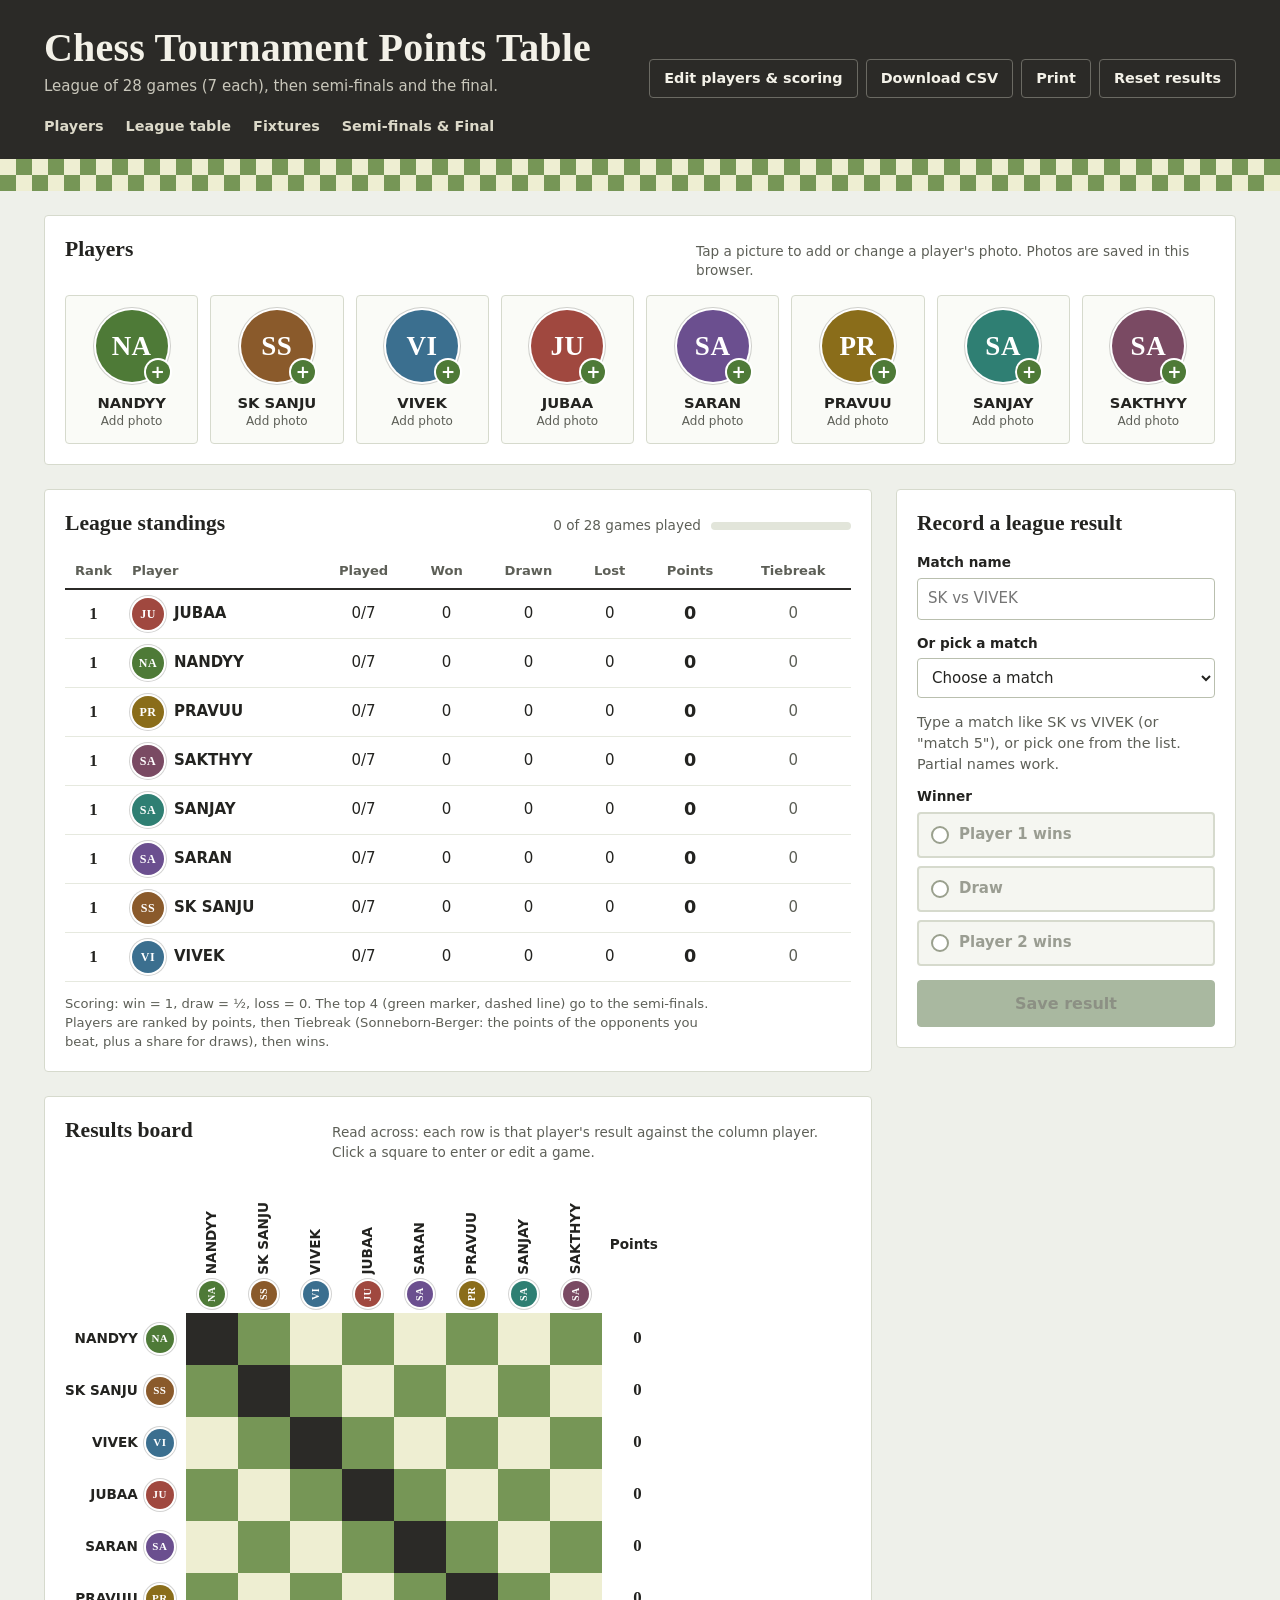
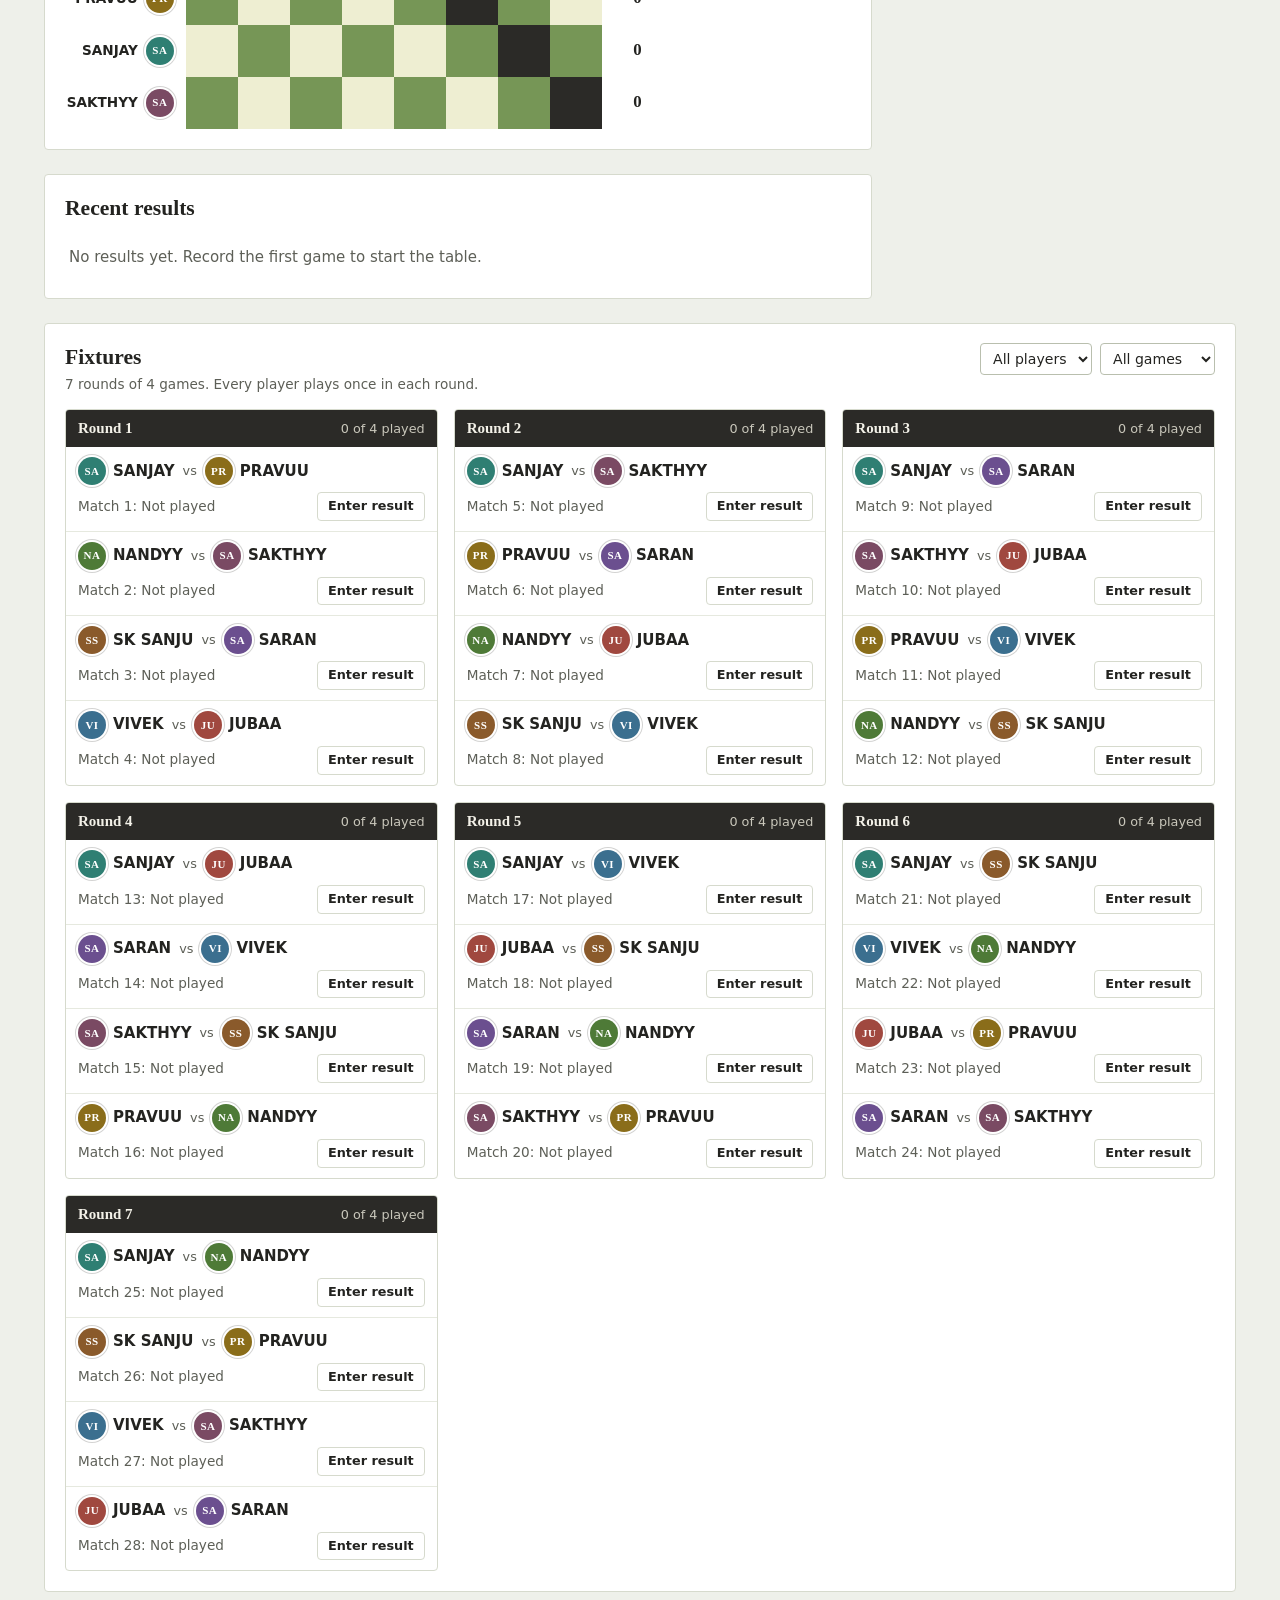
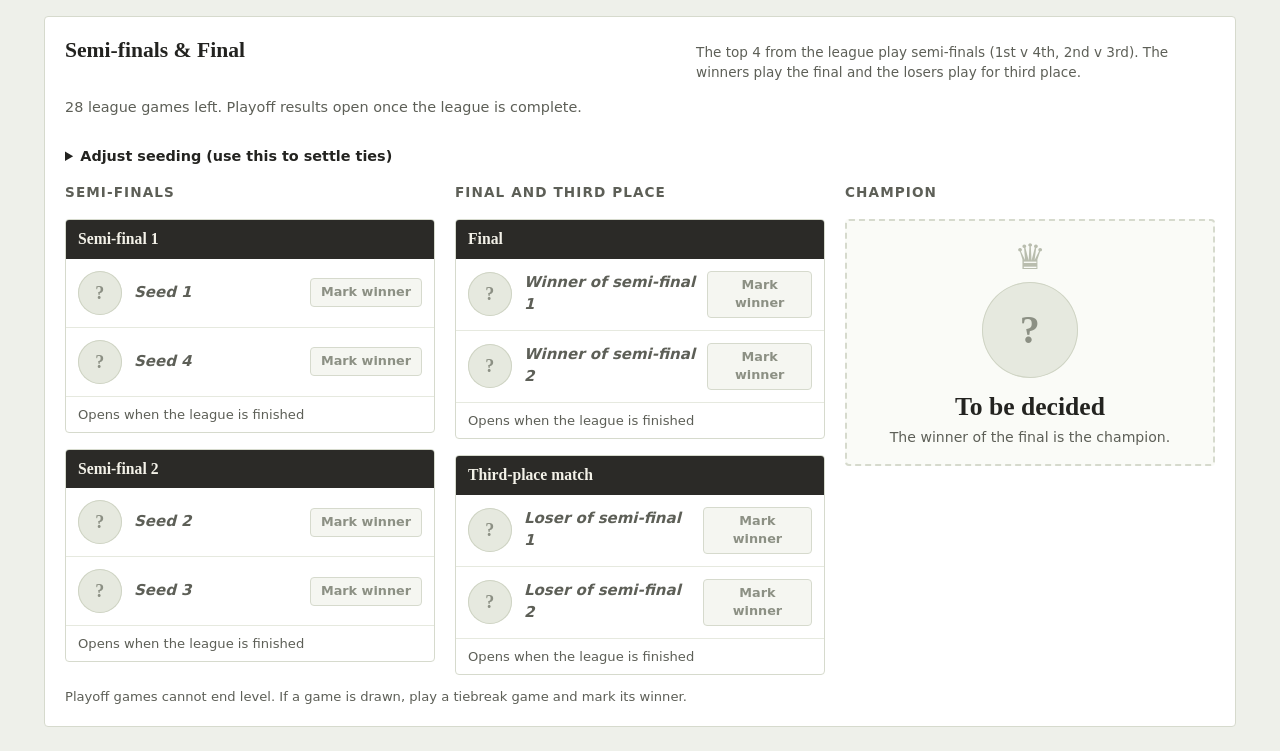
<file: chess-tournament-single-file.html>
<!DOCTYPE html>
<html lang="en">
<head>
<meta charset="utf-8">
<meta name="viewport" content="width=device-width, initial-scale=1">
<title>Chess Tournament Points Table</title>
<style>
:root {
  --ink: #232320;
  --ink-soft: #5d5f57;
  --page: #eef0ea;
  --card: #ffffff;
  --line: #d6dacd;
  --charcoal: #2b2a27;
  --board-light: #eeeed2;
  --board-dark: #769656;
  --green: #4e7a37;
  --green-deep: #3d6229;
  --gold: #b8912a;
  --gold-soft: #f6eccb;
  --red: #a83a32;
  --radius: 4px;
  --serif: "Palatino Linotype", Palatino, "Book Antiqua", Georgia, serif;
  --sans: system-ui, -apple-system, "Segoe UI", Roboto, "Helvetica Neue", Arial, sans-serif;
}

* { box-sizing: border-box; }
html { -webkit-text-size-adjust: 100%; scroll-behavior: smooth; }
@media (prefers-reduced-motion: reduce) { html { scroll-behavior: auto; } }

body {
  margin: 0;
  background: var(--page);
  color: var(--ink);
  font-family: var(--sans);
  font-size: 15px;
  line-height: 1.45;
}

h1, h2, h3, h4 { font-family: var(--serif); font-weight: 700; margin: 0; }

.sr-only {
  position: absolute; width: 1px; height: 1px; padding: 0; margin: -1px;
  overflow: hidden; clip: rect(0,0,0,0); white-space: nowrap; border: 0;
}

:focus-visible { outline: 3px solid #f0b429; outline-offset: 2px; }

/* ---------- Masthead ---------- */
.masthead { background: var(--charcoal); color: #f3f1e8; }
.masthead-inner {
  max-width: 1240px; margin: 0 auto; padding: 26px 24px 14px;
  display: flex; flex-wrap: wrap; gap: 16px 32px;
  align-items: flex-end; justify-content: space-between;
}
.title-block h1 { font-size: clamp(1.7rem, 3.6vw, 2.5rem); letter-spacing: 0.2px; line-height: 1.1; }
.title-block p { margin: 6px 0 0; color: #c9c7bb; }
.toolbar { display: flex; flex-wrap: wrap; gap: 8px; }
.stagenav {
  max-width: 1240px; margin: 0 auto; padding: 0 24px 16px;
  display: flex; flex-wrap: wrap; gap: 6px 22px;
}
.stagenav a {
  color: #dcd9c9; text-decoration: none; font-size: 0.9rem; font-weight: 600;
  padding: 4px 0; border-bottom: 2px solid transparent;
}
.stagenav a:hover { color: #fff; border-bottom-color: var(--board-dark); }
.checker {
  height: 32px;
  background: repeating-conic-gradient(var(--board-dark) 0 25%, var(--board-light) 0 50%) 0 0 / 32px 32px;
}

/* ---------- Layout ---------- */
.layout {
  max-width: 1240px; margin: 0 auto; padding: 24px;
  display: grid; grid-template-columns: minmax(0, 1fr) 340px; gap: 24px;
  align-items: start;
}
.full { grid-column: 1 / -1; }
.col-main { display: grid; gap: 24px; min-width: 0; }
.col-side { align-self: stretch; }

.card {
  background: var(--card); border: 1px solid var(--line); border-radius: var(--radius);
  padding: 18px 20px 20px; min-width: 0;
}
.card.sticky { position: sticky; top: 16px; }
.card-head {
  display: flex; flex-wrap: wrap; align-items: baseline; justify-content: space-between;
  gap: 6px 16px; margin-bottom: 14px;
}
.card-head h2 { font-size: 1.35rem; }
.hint { color: var(--ink-soft); font-size: 0.85rem; max-width: 60ch; }
.card-head > div > .hint { display: block; margin-top: 2px; }

/* ---------- Buttons & fields ---------- */
.btn {
  font: inherit; font-size: 0.9rem; font-weight: 600;
  padding: 8px 14px; border-radius: var(--radius);
  border: 1px solid var(--line); background: #fff; color: var(--ink);
  cursor: pointer;
}
.btn:hover:not(:disabled) { background: #f3f4ee; }
.btn.primary { background: var(--green); border-color: var(--green-deep); color: #fff; }
.btn.primary:hover:not(:disabled) { background: var(--green-deep); }
.btn.primary:disabled { background: #a9b8a0; border-color: #a9b8a0; cursor: not-allowed; }
.btn:disabled { color: #8c9084; background: #f5f6f1; cursor: not-allowed; }
.btn.block { width: 100%; padding: 11px 14px; font-size: 1rem; }
.btn.ghost { background: transparent; color: #f3f1e8; border-color: #6b6a63; }
.btn.ghost:hover { background: rgba(255,255,255,0.1); }
.btn.ghost.danger:hover { background: rgba(168,58,50,0.35); border-color: #d9857e; }
.btn.small { padding: 4px 10px; font-size: 0.8rem; }

.field { margin: 0 0 14px; padding: 0; border: 0; min-width: 0; }
.field label, .field legend { display: block; font-weight: 600; font-size: 0.85rem; margin-bottom: 5px; padding: 0; }
input[type="text"], input[type="number"], select {
  font: inherit; width: 100%; padding: 9px 10px;
  border: 1px solid #b9bfae; border-radius: var(--radius); background: #fff; color: var(--ink);
}
input:focus, select:focus { border-color: var(--green); }
select:disabled { background: #f5f6f1; color: #8c9084; }

.status { min-height: 2.6em; margin: 0 0 12px; font-size: 0.9rem; color: var(--ink-soft); }
.status.ok { color: var(--green-deep); }
.status.warn { color: #7a5b0c; }
.status.err { color: var(--red); }

.winner-group { display: grid; gap: 8px; }
.winner-btn {
  font: inherit; font-weight: 600; text-align: left;
  padding: 8px 12px; border: 2px solid var(--line); border-radius: var(--radius);
  background: #fff; color: var(--ink); cursor: pointer;
  display: flex; align-items: center; gap: 10px; min-height: 46px;
}
.winner-btn::before {
  content: ""; width: 14px; height: 14px; border-radius: 50%;
  border: 2px solid #9aa08e; flex: none; background: #fff;
}
.winner-btn:hover:not(:disabled) { border-color: var(--board-dark); }
.winner-btn[aria-checked="true"] { border-color: var(--green); background: #eef4e8; }
.winner-btn[aria-checked="true"]::before { border-color: var(--green); background: var(--green); box-shadow: inset 0 0 0 2px #fff; }
.winner-btn:disabled { color: #9a9d92; background: #f5f6f1; cursor: not-allowed; }
.draw-mark {
  width: 24px; height: 24px; border-radius: 50%; background: #e2e5da; color: var(--ink);
  display: inline-flex; align-items: center; justify-content: center; font-family: var(--serif); font-weight: 700;
}

/* ---------- Avatars ---------- */
.avatar {
  display: inline-flex; align-items: center; justify-content: center; flex: none;
  border-radius: 50%; overflow: hidden; color: #fff; background: #8a8d84;
  font-family: var(--serif); font-weight: 700; letter-spacing: 0.5px; line-height: 1;
  box-shadow: 0 0 0 2px #fff, 0 0 0 3px rgba(35,35,32,0.2);
  vertical-align: middle;
}
.avatar img { width: 100%; height: 100%; object-fit: cover; display: block; }
.avatar.ghost { background: #e6e9df; color: #8c9084; box-shadow: 0 0 0 1px #cfd4c4 inset; }

/* ---------- Roster ---------- */
.roster { display: grid; grid-template-columns: repeat(auto-fit, minmax(112px, 1fr)); gap: 12px; }
.tile {
  position: relative; text-align: center; padding: 14px 6px 12px;
  border: 1px solid var(--line); border-radius: var(--radius); background: #fafbf7;
}
.tile-photo { all: unset; display: inline-block; position: relative; border-radius: 50%; cursor: pointer; }
.tile-photo:focus-visible { outline: 3px solid #f0b429; outline-offset: 4px; }
.tile-photo::after {
  content: "+"; position: absolute; right: -2px; bottom: -2px; width: 24px; height: 24px; border-radius: 50%;
  background: var(--green); color: #fff; font: 700 17px/24px var(--sans); text-align: center;
  box-shadow: 0 0 0 2px #fff;
}
.tile-photo:hover::after { background: var(--green-deep); }
.tile-name { display: block; font-weight: 700; margin-top: 10px; font-size: 0.92rem; overflow-wrap: anywhere; }
.tile-action { display: block; font-size: 0.75rem; color: var(--ink-soft); }
.tile-x {
  all: unset; position: absolute; top: 6px; right: 6px; width: 22px; height: 22px; border-radius: 50%;
  background: #fff; border: 1px solid var(--line); color: var(--ink-soft); text-align: center;
  font: 700 15px/20px var(--sans); cursor: pointer;
}
.tile-x:hover { color: var(--red); border-color: var(--red); }
.tile-x:focus-visible { outline: 3px solid #f0b429; outline-offset: 2px; }

/* ---------- Progress & banner ---------- */
.progress-wrap { display: flex; align-items: center; gap: 10px; }
.progress-text { font-size: 0.85rem; color: var(--ink-soft); white-space: nowrap; }
.progress { width: 140px; height: 8px; background: #e2e5da; border-radius: 4px; overflow: hidden; }
.progress-fill { height: 100%; width: 0; background: var(--board-dark); transition: width 0.4s ease; }

.banner {
  margin: 0 0 14px; padding: 12px 14px; border-radius: var(--radius);
  background: var(--gold-soft); border: 1px solid #e3cf8f; font-weight: 600;
}
.banner .glyph { font-size: 1.3rem; margin-right: 8px; }

/* ---------- Tables ---------- */
.table-scroll { overflow-x: auto; }
table { border-collapse: collapse; }
.standings { width: 100%; min-width: 600px; font-variant-numeric: tabular-nums; }
.standings th, .standings td { padding: 8px 10px; text-align: left; border-bottom: 1px solid #e6e9df; }
.standings thead th {
  font-size: 0.82rem; font-weight: 600; color: var(--ink-soft);
  border-bottom: 2px solid var(--charcoal); white-space: nowrap;
}
.standings .num { text-align: center; }
.standings .c-rank { width: 56px; text-align: center; }
.standings td.c-rank { font-family: var(--serif); font-weight: 700; font-size: 1.05rem; }
.standings td.c-name { font-weight: 600; }
.namecell { display: flex; align-items: center; gap: 10px; flex-wrap: wrap; }
.standings td.pts { font-weight: 800; font-size: 1.1rem; }
.standings td.tb { color: var(--ink-soft); }
.standings tbody tr:hover { background: #f7f8f3; }
.standings tr.qual td:first-child { box-shadow: inset 4px 0 0 var(--board-dark); }
.standings tr.cut td { border-bottom: 2px dashed var(--green); }
.standings tr.leader td { background: var(--gold-soft); }
.standings tr.leader td:first-child { box-shadow: inset 4px 0 0 var(--gold); }
.standings .crown { color: var(--gold); font-size: 1.1rem; }
.standings .done-tag { color: var(--green-deep); font-size: 0.78rem; font-weight: 600; }
.note { margin: 12px 0 0; font-size: 0.82rem; color: var(--ink-soft); max-width: 80ch; }

/* Results board: a real 8x8 chessboard */
.board { font-variant-numeric: tabular-nums; margin: 0; }
.board th { font-weight: 600; font-size: 0.85rem; }
.board thead th.col-name { width: 52px; padding: 0 0 6px; vertical-align: bottom; }
.colhead { display: flex; flex-direction: column; align-items: center; justify-content: flex-end; gap: 6px; height: 130px; }
.colhead span {
  writing-mode: vertical-rl; transform: rotate(180deg); white-space: nowrap;
  max-height: 88px; overflow: hidden; text-overflow: ellipsis;
}
.board thead th.col-pts, .board tbody td.pts-cell { width: 64px; text-align: center; }
.board tbody th.row-name { padding: 0 12px 0 0; white-space: nowrap; }
.rowhead { display: flex; align-items: center; justify-content: flex-end; gap: 8px; }
.board td.sq { width: 52px; height: 52px; padding: 0; position: relative; }
.board td.light { background: var(--board-light); color: var(--ink); }
.board td.dark { background: var(--board-dark); color: #fff; }
.board td.self { background: var(--charcoal); }
.board td.pts-cell { font-weight: 800; font-family: var(--serif); font-size: 1.05rem; padding-left: 8px; }
.board .cell {
  all: unset; box-sizing: border-box; width: 100%; height: 52px; display: flex;
  align-items: center; justify-content: center; cursor: pointer;
  font-family: var(--serif); font-weight: 700; font-size: 1.25rem;
}
.board .cell:hover { box-shadow: inset 0 0 0 3px rgba(35,35,32,0.45); }
.board .cell:focus-visible { box-shadow: inset 0 0 0 3px #f0b429; }
.board .cell.empty::after { content: "+"; opacity: 0; font-weight: 400; }
.board .cell.empty:hover::after { opacity: 0.6; }

/* ---------- Fixtures (rounds) ---------- */
.filters { display: flex; gap: 8px; }
.filters select { width: auto; padding: 6px 8px; font-size: 0.88rem; }

.rounds { display: grid; grid-template-columns: repeat(auto-fill, minmax(310px, 1fr)); gap: 16px; align-items: start; }
.round { border: 1px solid var(--line); border-radius: var(--radius); overflow: hidden; background: #fff; }
.round-head {
  display: flex; justify-content: space-between; align-items: baseline;
  background: var(--charcoal); color: #f3f1e8; padding: 8px 12px;
  font-family: var(--serif); font-weight: 700;
}
.round-head small { font-family: var(--sans); font-weight: 400; color: #c9c7bb; font-size: 0.8rem; }
.fx { padding: 10px 12px; border-top: 1px solid #e6e9df; }
.round-head + .fx { border-top: 0; }
.fx-players { display: flex; align-items: center; flex-wrap: wrap; gap: 6px 8px; font-weight: 600; }
.fx-p { display: inline-flex; align-items: center; gap: 7px; }
.fx-p.fx-win { color: var(--green-deep); }
.fx .vs { color: var(--ink-soft); font-weight: 400; font-size: 0.8rem; }
.fx-foot { display: flex; justify-content: space-between; align-items: center; gap: 8px; margin-top: 7px; }
.fx-result { font-size: 0.85rem; color: var(--ink-soft); }
.fx-result.done { color: var(--green-deep); font-weight: 600; }

/* ---------- Recent results ---------- */
.history { list-style: none; margin: 0; padding: 0; }
.history li { display: flex; align-items: center; gap: 10px; padding: 9px 4px; border-bottom: 1px solid #e6e9df; }
.history li:last-child { border-bottom: 0; }
.history .h-text { flex: 1 1 auto; min-width: 0; }
.history .h-time { display: block; font-size: 0.78rem; color: var(--ink-soft); }
.empty-msg { color: var(--ink-soft); padding: 8px 4px; margin: 0; }
.draw-badge {
  width: 26px; height: 26px; border-radius: 50%; background: #e2e5da; flex: none;
  display: inline-flex; align-items: center; justify-content: center; font-family: var(--serif); font-weight: 700;
}

/* ---------- Playoffs ---------- */
.seeding { margin: 0 0 16px; }
.seeding summary { cursor: pointer; font-weight: 600; font-size: 0.9rem; }
.seed-grid { display: grid; grid-template-columns: repeat(4, minmax(0, 1fr)); gap: 12px; margin-top: 12px; }
.seed-grid .field { margin: 0; }
.seed-actions { display: flex; align-items: center; flex-wrap: wrap; gap: 10px; margin-top: 10px; }

.bracket { display: grid; grid-template-columns: repeat(3, minmax(0, 1fr)); gap: 20px; align-items: start; }
.bcol { display: grid; gap: 16px; min-width: 0; }
.bcol-title { font-size: 0.85rem; text-transform: uppercase; letter-spacing: 0.08em; color: var(--ink-soft); font-family: var(--sans); font-weight: 700; }

.kmatch { border: 1px solid var(--line); border-radius: var(--radius); background: #fff; overflow: hidden; }
.kmatch.decided { border-color: var(--board-dark); }
.kmatch-title { padding: 8px 12px; background: var(--charcoal); color: #f3f1e8; font-size: 0.98rem; }
.kplayer { display: flex; align-items: center; gap: 12px; padding: 12px; border-top: 1px solid #e6e9df; }
.kmatch-title + .kplayer { border-top: 0; }
.kplayer.won { background: #eef4e8; }
.kplayer.lost { opacity: 0.6; }
.kplayer.tbd .kname { color: var(--ink-soft); font-style: italic; font-weight: 600; }
.kinfo { display: flex; flex-direction: column; flex: 1 1 auto; min-width: 0; }
.kname { font-weight: 700; overflow-wrap: anywhere; }
.kseed { font-size: 0.78rem; color: var(--ink-soft); }
.kfoot {
  display: flex; align-items: center; justify-content: space-between; gap: 8px;
  padding: 8px 12px; border-top: 1px solid #e6e9df; font-size: 0.82rem; color: var(--ink-soft);
}

.champ {
  border: 2px solid var(--gold); background: var(--gold-soft); border-radius: var(--radius);
  padding: 18px 16px 16px; text-align: center;
}
.champ.empty { border: 2px dashed var(--line); background: #fafbf7; }
.crown-big { font-size: 2.2rem; line-height: 1; color: var(--gold); margin-bottom: 8px; }
.champ.empty .crown-big { color: #b9bdae; }
.champ-name { font-family: var(--serif); font-weight: 700; font-size: 1.6rem; margin: 10px 0 0; overflow-wrap: anywhere; }
.champ-sub { margin: 2px 0 0; color: var(--ink-soft); font-size: 0.88rem; }
.podium { list-style: none; margin: 16px 0 0; padding: 0; text-align: left; }
.podium li { display: flex; align-items: center; gap: 10px; padding: 8px 0; border-top: 1px solid rgba(35,35,32,0.14); }
.podium .pname { font-weight: 700; flex: 1 1 auto; min-width: 0; overflow-wrap: anywhere; }
.podium .plabel { font-size: 0.8rem; color: var(--ink-soft); }
.medal {
  width: 26px; height: 26px; border-radius: 50%; flex: none; color: var(--ink);
  display: inline-flex; align-items: center; justify-content: center; font-weight: 800; font-size: 0.8rem;
}
.medal.m2 { background: #c9cbcc; }
.medal.m3 { background: #cf9463; }
.medal.m4 { background: #e2e5da; }

/* ---------- Dialog ---------- */
dialog {
  border: 1px solid var(--line); border-radius: 6px; padding: 22px 24px;
  width: min(560px, calc(100vw - 32px)); color: var(--ink);
}
dialog::backdrop { background: rgba(35,35,32,0.55); }
dialog h2 { font-size: 1.4rem; }
.dialog-note { margin: 4px 0 16px; color: var(--ink-soft); font-size: 0.88rem; }
.settings-grid, .settings-scoring { display: grid; grid-template-columns: repeat(2, minmax(0, 1fr)); gap: 0 14px; }
.settings-scoring { margin-top: 4px; }
.form-error { min-height: 1.3em; color: var(--red); font-size: 0.88rem; margin: 0 0 8px; }
.dialog-actions { display: flex; justify-content: flex-end; gap: 8px; }

/* ---------- Toast ---------- */
.toast {
  position: fixed; left: 50%; bottom: 24px; transform: translate(-50%, 24px);
  background: var(--charcoal); color: #fff; padding: 11px 18px; border-radius: var(--radius);
  font-weight: 600; opacity: 0; pointer-events: none; max-width: calc(100vw - 32px);
  transition: opacity 0.2s ease, transform 0.2s ease; z-index: 50;
}
.toast.show { opacity: 1; transform: translate(-50%, 0); }

/* ---------- Responsive ---------- */
@media (max-width: 980px) {
  .layout { grid-template-columns: minmax(0, 1fr); }
  .card.sticky { position: static; }
  .roster-card { order: -2; }
  .col-side { order: -1; }
  .bracket { grid-template-columns: minmax(0, 1fr); }
  .seed-grid { grid-template-columns: repeat(2, minmax(0, 1fr)); }
}
@media (max-width: 560px) {
  .masthead-inner, .layout, .stagenav { padding-left: 14px; padding-right: 14px; }
  .card { padding: 14px 14px 16px; }
  .settings-grid, .settings-scoring { grid-template-columns: minmax(0, 1fr); }
  .rounds { grid-template-columns: minmax(0, 1fr); }
  .roster { grid-template-columns: repeat(auto-fit, minmax(96px, 1fr)); }
}
@media (prefers-reduced-motion: reduce) {
  .progress-fill, .toast { transition: none; }
}

/* ---------- Print ---------- */
@media print {
  body { background: #fff; }
  .toolbar, .stagenav, .col-side, .toast, .no-print, .tile-x, .tile-action, .tile-photo::after, .kmatch .btn { display: none !important; }
  .masthead { background: #fff; color: #000; }
  .title-block p { color: #333; }
  .masthead, .checker, .board td, .standings tr.leader td, .round-head, .kmatch-title, .avatar, .champ {
    -webkit-print-color-adjust: exact; print-color-adjust: exact;
  }
  .layout { display: block; padding: 0 12px; }
  .layout > * { margin-bottom: 16px; }
  .card { border: 0; padding: 8px 0; break-inside: avoid; }
}

</style>
</head>
<body>

<header class="masthead">
  <div class="masthead-inner">
    <div class="title-block">
      <h1>Chess Tournament Points Table</h1>
      <p>League of 28 games (7 each), then semi-finals and the final.</p>
    </div>
    <div class="toolbar" role="toolbar" aria-label="Tournament actions">
      <button type="button" class="btn ghost" id="btnSettings">Edit players &amp; scoring</button>
      <button type="button" class="btn ghost" id="btnExport">Download CSV</button>
      <button type="button" class="btn ghost" id="btnPrint">Print</button>
      <button type="button" class="btn ghost danger" id="btnReset">Reset results</button>
    </div>
  </div>
  <nav class="stagenav" aria-label="Jump to section">
    <a href="#players">Players</a>
    <a href="#league">League table</a>
    <a href="#fixtures">Fixtures</a>
    <a href="#playoffs">Semi-finals &amp; Final</a>
  </nav>
  <div class="checker" aria-hidden="true"></div>
</header>

<main class="layout">

  <section class="card full roster-card" id="players" aria-labelledby="playersTitle">
    <div class="card-head">
      <h2 id="playersTitle">Players</h2>
      <span class="hint">Tap a picture to add or change a player's photo. Photos are saved in this browser.</span>
    </div>
    <div class="roster" id="roster"></div>
    <input type="file" id="photoInput" accept="image/*" hidden>
  </section>

  <div class="col-main" id="league">

    <section class="card" aria-labelledby="standingsTitle">
      <div class="card-head">
        <h2 id="standingsTitle">League standings</h2>
        <div class="progress-wrap">
          <span id="progressText" class="progress-text"></span>
          <div class="progress" role="progressbar" aria-labelledby="progressText" aria-valuemin="0" aria-valuemax="28" id="progressBar">
            <div class="progress-fill" id="progressFill"></div>
          </div>
        </div>
      </div>
      <div id="banner" class="banner" hidden></div>
      <div class="table-scroll">
        <table class="standings" id="standings">
          <thead>
            <tr>
              <th scope="col" class="c-rank">Rank</th>
              <th scope="col" class="c-name">Player</th>
              <th scope="col" class="num">Played</th>
              <th scope="col" class="num">Won</th>
              <th scope="col" class="num">Drawn</th>
              <th scope="col" class="num">Lost</th>
              <th scope="col" class="num pts">Points</th>
              <th scope="col" class="num">Tiebreak</th>
            </tr>
          </thead>
          <tbody id="standingsBody"></tbody>
        </table>
      </div>
      <p class="note" id="scoringNote"></p>
    </section>

    <section class="card" aria-labelledby="boardTitle">
      <div class="card-head">
        <h2 id="boardTitle">Results board</h2>
        <span class="hint">Read across: each row is that player's result against the column player. Click a square to enter or edit a game.</span>
      </div>
      <div class="table-scroll">
        <table class="board" id="board"></table>
      </div>
    </section>

    <section class="card no-print" aria-labelledby="historyTitle">
      <div class="card-head"><h2 id="historyTitle">Recent results</h2></div>
      <ul class="history" id="history"></ul>
    </section>

  </div>

  <aside class="col-side no-print">
    <section class="card sticky" aria-labelledby="formTitle">
      <div class="card-head"><h2 id="formTitle">Record a league result</h2></div>

      <div class="field">
        <label for="matchText">Match name</label>
        <input type="text" id="matchText" autocomplete="off" placeholder="SK vs VIVEK">
      </div>

      <div class="field">
        <label for="matchSelect">Or pick a match</label>
        <select id="matchSelect"></select>
      </div>

      <p class="status" id="matchStatus" aria-live="polite"></p>

      <fieldset class="field winner-field">
        <legend>Winner</legend>
        <div class="winner-group" id="winnerGroup"></div>
      </fieldset>

      <button type="button" class="btn primary block" id="btnSave" disabled>Save result</button>
    </section>
  </aside>

  <section class="card full" id="fixtures" aria-labelledby="fixturesTitle">
    <div class="card-head">
      <div>
        <h2 id="fixturesTitle">Fixtures</h2>
        <span class="hint">7 rounds of 4 games. Every player plays once in each round.</span>
      </div>
      <div class="filters no-print">
        <label class="sr-only" for="filterPlayer">Show games for</label>
        <select id="filterPlayer"></select>
        <label class="sr-only" for="filterStatus">Show status</label>
        <select id="filterStatus">
          <option value="all">All games</option>
          <option value="pending">Not played</option>
          <option value="done">Played</option>
        </select>
      </div>
    </div>
    <div class="rounds" id="rounds"></div>
  </section>

  <section class="card full" id="playoffs" aria-labelledby="playoffsTitle">
    <div class="card-head">
      <h2 id="playoffsTitle">Semi-finals &amp; Final</h2>
      <span class="hint">The top 4 from the league play semi-finals (1st v 4th, 2nd v 3rd). The winners play the final and the losers play for third place.</span>
    </div>
    <p class="status" id="koStatus" aria-live="polite"></p>
    <details class="seeding no-print" id="seedDetails">
      <summary>Adjust seeding (use this to settle ties)</summary>
      <div class="seed-grid" id="seedGrid"></div>
      <div class="seed-actions">
        <button type="button" class="btn small" id="seedReset">Use league order</button>
        <span class="hint" id="seedNote"></span>
      </div>
    </details>
    <div class="bracket" id="bracket"></div>
    <p class="note">Playoff games cannot end level. If a game is drawn, play a tiebreak game and mark its winner.</p>
  </section>

</main>

<dialog id="settingsDialog" aria-labelledby="settingsTitle">
  <form method="dialog" id="settingsForm">
    <h2 id="settingsTitle">Players &amp; scoring</h2>
    <p class="dialog-note">Renaming a player keeps their results and photo. Add photos from the Players section.</p>
    <div class="settings-grid" id="settingsPlayers"></div>
    <div class="settings-scoring">
      <div class="field">
        <label for="winPts">Points for a win</label>
        <input type="number" id="winPts" min="0" step="0.5">
      </div>
      <div class="field">
        <label for="drawPts">Points for a draw</label>
        <input type="number" id="drawPts" min="0" step="0.5">
      </div>
    </div>
    <p class="form-error" id="settingsError" role="alert"></p>
    <div class="dialog-actions">
      <button type="button" class="btn" id="settingsCancel">Cancel</button>
      <button type="submit" class="btn primary" id="settingsSave">Save changes</button>
    </div>
  </form>
</dialog>

<div class="toast" id="toast" role="status" aria-live="polite"></div>

<script>
/* Chess Tournament Points Table
   League (8 players, 28 games) then semi-finals, third-place match and final.
   Everything is saved in this browser (localStorage). */
(function () {
  'use strict';

  var STORAGE_KEY = 'chess-tournament-points-table-v1';
  var DEFAULT_PLAYERS = ['NANDYY', 'SK SANJU', 'VIVEK', 'JUBAA', 'SARAN', 'PRAVUU', 'SANJAY', 'SAKTHYY'];
  var N = DEFAULT_PLAYERS.length;      // 8 players
  var EACH = N - 1;                    // 7 games per player
  var TOTAL = (N * (N - 1)) / 2;       // 28 games

  /* Fixed fixture list: 7 rounds x 4 games, numbered Match 1 to Match 28.
     Numbers are player positions: 0 NANDYY, 1 SK SANJU, 2 VIVEK, 3 JUBAA,
     4 SARAN, 5 PRAVUU, 6 SANJAY, 7 SAKTHYY. Everyone plays once per round. */
  var SCHEDULE = [
    [[6, 5], [0, 7], [1, 4], [2, 3]],
    [[6, 7], [5, 4], [0, 3], [1, 2]],
    [[6, 4], [7, 3], [5, 2], [0, 1]],
    [[6, 3], [4, 2], [7, 1], [5, 0]],
    [[6, 2], [3, 1], [4, 0], [7, 5]],
    [[6, 1], [2, 0], [3, 5], [4, 7]],
    [[6, 0], [1, 5], [2, 7], [3, 4]]
  ];

  var PALETTE = ['#4e7a37', '#8a5a2b', '#3b6f8f', '#a0483f', '#6b4f8f', '#8a6d1a', '#2f7f73', '#7a4a63'];

  /* Flat list of matches with numbers, and a lookup by pair key */
  var matches = [];
  var matchByKey = {};
  SCHEDULE.forEach(function (round, ri) {
    round.forEach(function (p) {
      var m = { no: matches.length + 1, round: ri + 1, a: p[0], b: p[1], key: keyOf(p[0], p[1]) };
      matches.push(m);
      matchByKey[m.key] = m;
    });
  });

  /* ---------- State ---------- */
  // results: { "0-3": { w: 3 | "d", at: ms } }   key = lower index - higher index
  // ko: { sf1|sf2|final|third: { a, b, w, at } }
  var state = load();
  var form = { p1: null, p2: null, winner: null };
  var view = { player: 'all', status: 'all' };
  var photoTarget = null;
  var storageWarned = false;

  function defaultState() {
    return { players: DEFAULT_PLAYERS.slice(), win: 1, draw: 0.5, results: {}, photos: {}, seeds: null, ko: {} };
  }

  function load() {
    try {
      var raw = localStorage.getItem(STORAGE_KEY);
      if (!raw) return defaultState();
      var s = JSON.parse(raw);
      var ok = s && Array.isArray(s.players) && s.players.length === N &&
        s.players.every(function (p) { return typeof p === 'string' && p.trim(); }) &&
        typeof s.win === 'number' && typeof s.draw === 'number' &&
        s.results && typeof s.results === 'object';
      if (!ok) return defaultState();
      var photos = {};
      if (s.photos && typeof s.photos === 'object') {
        Object.keys(s.photos).forEach(function (k) {
          if (typeof s.photos[k] === 'string' && s.photos[k].indexOf('data:image/') === 0) photos[k] = s.photos[k];
        });
      }
      s.photos = photos;
      s.ko = s.ko && typeof s.ko === 'object' ? s.ko : {};
      s.seeds = validSeeds(s.seeds) ? s.seeds : null;
      return s;
    } catch (e) {
      return defaultState();
    }
  }

  function save() {
    try {
      localStorage.setItem(STORAGE_KEY, JSON.stringify(state));
      return true;
    } catch (e) {
      if (!storageWarned) {
        storageWarned = true;
        toast('Could not save in this browser (storage full or blocked). Your changes will be lost when you close the page.');
      }
      return false;
    }
  }

  /* ---------- Helpers ---------- */
  function $(id) { return document.getElementById(id); }

  function h(tag, props) {
    var el = document.createElement(tag);
    var k;
    if (props) {
      for (k in props) {
        var v = props[k];
        if (v === null || v === undefined || v === false) continue;
        if (k === 'class') el.className = v;
        else if (k === 'text') el.textContent = v;
        else if (k.indexOf('on') === 0) el.addEventListener(k.slice(2), v);
        else el.setAttribute(k, v === true ? '' : v);
      }
    }
    for (var a = 2; a < arguments.length; a++) {
      var kid = arguments[a];
      if (kid === null || kid === undefined || kid === false) continue;
      el.appendChild(typeof kid === 'object' ? kid : document.createTextNode(String(kid)));
    }
    return el;
  }

  function keyOf(a, b) { return a < b ? a + '-' + b : b + '-' + a; }
  function nm(i) { return state.players[i]; }

  // 3 -> "3", 3.5 -> "3½", 0.5 -> "½"
  function fmt(n) {
    var r = Math.round(n * 100) / 100;
    var whole = Math.floor(r);
    var frac = Math.round((r - whole) * 100) / 100;
    if (frac === 0) return String(whole);
    if (frac === 0.5) return (whole === 0 ? '' : String(whole)) + '½';
    return String(r);
  }

  function playedCount() { return Object.keys(state.results).length; }
  function leagueDone() { return playedCount() === TOTAL; }

  var toastTimer = null;
  function toast(msg) {
    var t = $('toast');
    t.textContent = msg;
    t.classList.add('show');
    clearTimeout(toastTimer);
    toastTimer = setTimeout(function () { t.classList.remove('show'); }, msg.length > 60 ? 4200 : 2600);
  }

  function initials(name) {
    var w = name.trim().split(/\s+/);
    var s = w.length > 1 ? w[0].charAt(0) + w[1].charAt(0) : name.trim().slice(0, 2);
    return s.toUpperCase();
  }

  function avatar(i, size) {
    var el = h('span', { class: 'avatar', style: 'width:' + size + 'px;height:' + size + 'px;font-size:' + Math.round(size * 0.38) + 'px' });
    if (state.photos[i]) {
      el.appendChild(h('img', { src: state.photos[i], alt: '', draggable: 'false' }));
    } else {
      el.style.background = PALETTE[i % PALETTE.length];
      el.textContent = initials(nm(i));
    }
    return el;
  }

  function ghostAvatar(size) {
    return h('span', { class: 'avatar ghost', 'aria-hidden': 'true', style: 'width:' + size + 'px;height:' + size + 'px;font-size:' + Math.round(size * 0.42) + 'px', text: '?' });
  }

  /* ---------- League standings ---------- */
  function compute() {
    var s = state.players.map(function (name, i) {
      return { i: i, name: name, p: 0, w: 0, d: 0, l: 0, pts: 0, sb: 0 };
    });
    var entries = Object.keys(state.results).map(function (k) {
      var parts = k.split('-').map(Number);
      return { a: parts[0], b: parts[1], w: state.results[k].w };
    });

    entries.forEach(function (e) {
      s[e.a].p++; s[e.b].p++;
      if (e.w === 'd') {
        s[e.a].d++; s[e.b].d++;
        s[e.a].pts += state.draw; s[e.b].pts += state.draw;
      } else {
        var loser = e.w === e.a ? e.b : e.a;
        s[e.w].w++; s[loser].l++;
        s[e.w].pts += state.win;
      }
    });

    // Sonneborn-Berger tiebreak: points of opponents you beat (+ a share for draws)
    var share = state.win > 0 ? state.draw / state.win : 0.5;
    entries.forEach(function (e) {
      if (e.w === 'd') {
        s[e.a].sb += s[e.b].pts * share;
        s[e.b].sb += s[e.a].pts * share;
      } else {
        var loser = e.w === e.a ? e.b : e.a;
        s[e.w].sb += s[loser].pts;
      }
    });

    var eps = 1e-9;
    s.sort(function (x, y) {
      if (Math.abs(y.pts - x.pts) > eps) return y.pts - x.pts;
      if (Math.abs(y.sb - x.sb) > eps) return y.sb - x.sb;
      if (y.w !== x.w) return y.w - x.w;
      return x.name.localeCompare(y.name);
    });

    s.forEach(function (row, idx) {
      var prev = s[idx - 1];
      var same = prev && Math.abs(prev.pts - row.pts) < eps && Math.abs(prev.sb - row.sb) < eps && prev.w === row.w;
      row.rank = same ? prev.rank : idx + 1;
    });
    return s;
  }

  // true when two neighbouring places in the top 5 are level (affects who qualifies / who plays whom)
  function topTies(rows) {
    for (var i = 0; i < 4; i++) if (rows[i].rank === rows[i + 1].rank) return true;
    return false;
  }

  function renderStandings(rows) {
    var body = $('standingsBody');
    var played = playedCount();
    body.replaceChildren();

    rows.forEach(function (r, idx) {
      var isLeader = played > 0 && r.rank === 1;
      var cls = [];
      if (isLeader) cls.push('leader');
      if (played > 0 && idx < 4) cls.push('qual');
      if (played > 0 && idx === 3) cls.push('cut');

      var name = h('span', { class: 'namecell' }, avatar(r.i, 32), r.name);
      if (isLeader) name.appendChild(h('span', { class: 'crown', 'aria-hidden': 'true', text: '♔' }));
      if (r.p === EACH) name.appendChild(h('span', { class: 'done-tag', text: 'all games played' }));

      body.appendChild(h('tr', { class: cls.join(' ') || null },
        h('td', { class: 'c-rank', text: r.rank }),
        h('td', { class: 'c-name' }, name),
        h('td', { class: 'num', text: r.p + '/' + EACH }),
        h('td', { class: 'num', text: r.w }),
        h('td', { class: 'num', text: r.d }),
        h('td', { class: 'num', text: r.l }),
        h('td', { class: 'num pts', text: fmt(r.pts) }),
        h('td', { class: 'num tb', text: fmt(r.sb) })
      ));
    });

    $('progressText').textContent = played + ' of ' + TOTAL + ' games played';
    $('progressBar').setAttribute('aria-valuenow', played);
    $('progressFill').style.width = (played / TOTAL * 100) + '%';

    $('scoringNote').textContent =
      'Scoring: win = ' + fmt(state.win) + ', draw = ' + fmt(state.draw) + ', loss = 0. ' +
      'The top 4 (green marker, dashed line) go to the semi-finals. ' +
      'Players are ranked by points, then Tiebreak (Sonneborn-Berger: the points of the opponents you beat, plus a share for draws), then wins.';

    var banner = $('banner');
    var final = state.ko.final;
    if (final) {
      banner.hidden = false;
      banner.replaceChildren(h('span', { class: 'glyph', 'aria-hidden': 'true', text: '♛' }),
        'Tournament complete. ' + nm(final.w) + ' is the champion.');
    } else if (played === TOTAL) {
      var names = rows.slice(0, 4).map(function (r) { return r.name; }).join(', ');
      var tiedMsg = topTies(rows) && !validSeeds(state.seeds)
        ? ' Some places are level, so use "Adjust seeding" in the playoffs section.' : '';
      banner.hidden = false;
      banner.replaceChildren(h('span', { class: 'glyph', 'aria-hidden': 'true', text: '♔' }),
        'League complete. Semi-finalists: ' + names + '.' + tiedMsg);
    } else {
      banner.hidden = true;
    }
  }

  /* ---------- Players roster and photos ---------- */
  function renderRoster() {
    var box = $('roster');
    box.replaceChildren();
    state.players.forEach(function (n, i) {
      var has = !!state.photos[i];
      var tile = h('div', { class: 'tile' },
        h('button', {
          type: 'button', class: 'tile-photo',
          'aria-label': (has ? 'Change photo for ' : 'Add photo for ') + n,
          onclick: function () { photoTarget = i; $('photoInput').value = ''; $('photoInput').click(); }
        }, avatar(i, 72)),
        h('span', { class: 'tile-name', text: n }),
        h('span', { class: 'tile-action', text: has ? 'Change photo' : 'Add photo' }));
      if (has) {
        tile.appendChild(h('button', {
          type: 'button', class: 'tile-x', text: '×', 'aria-label': 'Remove photo of ' + n,
          onclick: function () { delete state.photos[i]; save(); renderAll(); toast('Photo removed for ' + n); }
        }));
      }
      box.appendChild(tile);
    });
  }

  function processPhoto(file, idx) {
    if (!file || file.type.indexOf('image/') !== 0) { toast('Please choose an image file (JPG or PNG).'); return; }
    var reader = new FileReader();
    reader.onerror = function () { toast('Could not read that file.'); };
    reader.onload = function () {
      var img = new Image();
      img.onerror = function () { toast('Could not open that image. Try a JPG or PNG.'); };
      img.onload = function () {
        var S = 200;
        var c = document.createElement('canvas');
        c.width = S; c.height = S;
        var ctx = c.getContext('2d');
        var side = Math.min(img.width, img.height);
        var sx = (img.width - side) / 2;
        var sy = (img.height - side) * 0.25;   // crop a little higher so faces are not cut off
        ctx.fillStyle = '#ffffff';
        ctx.fillRect(0, 0, S, S);
        ctx.drawImage(img, sx, sy, side, side, 0, 0, S, S);
        state.photos[idx] = c.toDataURL('image/jpeg', 0.85);
        var ok = save();
        renderAll();
        if (ok) toast('Photo added for ' + nm(idx));
      };
      img.src = reader.result;
    };
    reader.readAsDataURL(file);
  }

  /* ---------- Results board ---------- */
  function renderBoard(rows) {
    var board = $('board');
    var scoreOf = {};
    rows.forEach(function (r) { scoreOf[r.i] = r.pts; });
    board.replaceChildren();

    var headRow = h('tr', null, h('td'));
    for (var c = 0; c < N; c++) {
      headRow.appendChild(h('th', { scope: 'col', class: 'col-name', title: nm(c) },
        h('div', { class: 'colhead' }, h('span', { text: nm(c) }), avatar(c, 26))));
    }
    headRow.appendChild(h('th', { scope: 'col', class: 'col-pts', text: 'Points' }));
    board.appendChild(h('thead', null, headRow));

    var body = h('tbody');
    for (var r = 0; r < N; r++) {
      var tr = h('tr', null, h('th', { scope: 'row', class: 'row-name', title: nm(r) },
        h('span', { class: 'rowhead' }, nm(r), avatar(r, 28))));
      for (var col = 0; col < N; col++) {
        var shade = (r + col) % 2 === 0 ? 'light' : 'dark';
        if (r === col) { tr.appendChild(h('td', { class: 'sq self' })); continue; }
        tr.appendChild(h('td', { class: 'sq ' + shade }, cellButton(r, col)));
      }
      tr.appendChild(h('td', { class: 'pts-cell', text: fmt(scoreOf[r]) }));
      body.appendChild(tr);
    }
    board.appendChild(body);
  }

  function cellButton(r, c) {
    var res = state.results[keyOf(r, c)];
    var mNo = matchByKey[keyOf(r, c)].no;
    var text = '', cls = 'cell empty';
    var label = 'Match ' + mNo + ', ' + nm(r) + ' vs ' + nm(c) + ': not played. Enter result.';
    if (res) {
      cls = 'cell';
      if (res.w === 'd') { text = '½'; label = 'Match ' + mNo + ', ' + nm(r) + ' vs ' + nm(c) + ': draw. Edit result.'; }
      else if (res.w === r) { text = '1'; label = 'Match ' + mNo + ', ' + nm(r) + ' vs ' + nm(c) + ': ' + nm(r) + ' won. Edit result.'; }
      else { text = '0'; label = 'Match ' + mNo + ', ' + nm(r) + ' vs ' + nm(c) + ': ' + nm(c) + ' won. Edit result.'; }
    }
    return h('button', {
      type: 'button', class: cls, text: text, 'aria-label': label,
      title: 'Match ' + mNo,
      onclick: function () { var m = matchByKey[keyOf(r, c)]; pickMatch(m.a, m.b, true); }
    });
  }

  /* ---------- Record form ---------- */
  function findPlayer(q) {
    q = q.trim().toLowerCase();
    if (!q) return { idx: -1 };
    var names = state.players.map(function (n) { return n.toLowerCase(); });
    var tests = [
      function (n) { return n === q; },
      function (n) { return n.indexOf(q) === 0; },
      function (n) { return n.indexOf(q) !== -1; }
    ];
    for (var t = 0; t < tests.length; t++) {
      var hits = [];
      names.forEach(function (n, i) { if (tests[t](n)) hits.push(i); });
      if (hits.length === 1) return { idx: hits[0] };
      if (hits.length > 1) return { idx: -1, ambiguous: true };
    }
    return { idx: -1 };
  }

  function parseMatch(text) {
    var t = text.trim();
    if (!t) return { empty: true };
    // also accept "match 5" / "m5" / "#5"
    var mm = t.match(/^(?:match\s*|m\s*|#\s*)(\d{1,2})$/i);
    if (mm) {
      var found = matches[Number(mm[1]) - 1];
      return found ? { a: found.a, b: found.b } : { error: 'There is no Match ' + mm[1] + '. Matches are numbered 1 to ' + TOTAL + '.' };
    }
    var parts = t.split(/\s+(?:vs\.?|versus|v)\s+|\s*\bvs\.?\b\s*|\s+[-–—]\s+/i);
    if (parts.length !== 2 || !parts[0].trim() || !parts[1].trim()) {
      return { error: 'Type two players separated by "vs", for example SK vs VIVEK.' };
    }
    var a = findPlayer(parts[0]), b = findPlayer(parts[1]);
    if (a.idx < 0) return { error: a.ambiguous ? '"' + parts[0].trim() + '" matches more than one player. Type more of the name.' : 'No player named "' + parts[0].trim() + '".' };
    if (b.idx < 0) return { error: b.ambiguous ? '"' + parts[1].trim() + '" matches more than one player. Type more of the name.' : 'No player named "' + parts[1].trim() + '".' };
    if (a.idx === b.idx) return { error: 'A player cannot play against themselves.' };
    return { a: a.idx, b: b.idx };
  }

  function pickMatch(a, b, prefill) {
    var changed = !(form.p1 === a && form.p2 === b);
    form.p1 = a; form.p2 = b;
    if (changed) form.winner = null;
    var existing = state.results[keyOf(a, b)];
    if (prefill && existing) form.winner = existing.w;
    $('matchText').value = nm(a) + ' vs ' + nm(b);
    renderForm();
    if (prefill) {
      $('formTitle').scrollIntoView({ behavior: window.matchMedia('(prefers-reduced-motion: reduce)').matches ? 'auto' : 'smooth', block: 'center' });
    }
  }

  function describeResult(res) {
    return res.w === 'd' ? 'Draw' : nm(res.w) + ' won';
  }

  function renderForm() {
    var sel = $('matchSelect');
    var pending = [], done = [];
    matches.forEach(function (m) { (state.results[m.key] ? done : pending).push(m); });
    var current = form.p1 !== null ? keyOf(form.p1, form.p2) : '';
    sel.replaceChildren(h('option', { value: '', text: 'Choose a match' }));
    function group(label, list) {
      if (!list.length) return;
      var og = h('optgroup', { label: label });
      list.forEach(function (m) {
        og.appendChild(h('option', { value: m.key, text: 'Match ' + m.no + ': ' + nm(m.a) + ' vs ' + nm(m.b) }));
      });
      sel.appendChild(og);
    }
    group('Not played (' + pending.length + ')', pending);
    group('Played (' + done.length + ')', done);
    sel.value = current;

    var status = $('matchStatus');
    var ready = form.p1 !== null && form.p2 !== null;
    status.className = 'status';
    if (!ready) {
      var parsed = parseMatch($('matchText').value);
      if (parsed.error) { status.classList.add('err'); status.textContent = parsed.error; }
      else status.textContent = 'Type a match like SK vs VIVEK (or "match 5"), or pick one from the list. Partial names work.';
    } else {
      var m = matchByKey[keyOf(form.p1, form.p2)];
      var ex = state.results[m.key];
      if (ex) {
        status.classList.add('warn');
        status.textContent = 'Match ' + m.no + ' (' + nm(form.p1) + ' vs ' + nm(form.p2) + ') already has a result: ' + describeResult(ex).toLowerCase() + '. Saving will replace it.';
      } else {
        status.classList.add('ok');
        status.textContent = 'Match ' + m.no + ' (Round ' + m.round + '): ' + nm(form.p1) + ' vs ' + nm(form.p2) + '. Not played yet.';
      }
    }

    var group2 = $('winnerGroup');
    group2.replaceChildren();
    group2.setAttribute('role', 'radiogroup');
    var options = ready
      ? [{ v: form.p1, t: nm(form.p1) + ' wins', av: form.p1 }, { v: 'd', t: 'Draw' }, { v: form.p2, t: nm(form.p2) + ' wins', av: form.p2 }]
      : [{ v: null, t: 'Player 1 wins' }, { v: null, t: 'Draw' }, { v: null, t: 'Player 2 wins' }];
    options.forEach(function (o) {
      var lead = o.av !== undefined ? avatar(o.av, 26) : (o.v === 'd' ? h('span', { class: 'draw-mark', 'aria-hidden': 'true', text: '½' }) : null);
      group2.appendChild(h('button', {
        type: 'button', class: 'winner-btn', role: 'radio',
        'aria-checked': String(ready && form.winner === o.v),
        disabled: !ready,
        onclick: function () { form.winner = o.v; renderForm(); }
      }, lead, o.t));
    });

    $('btnSave').disabled = !(ready && form.winner !== null);
  }

  function onMatchText() {
    var parsed = parseMatch($('matchText').value);
    if (parsed.a !== undefined) {
      var changed = !(form.p1 === parsed.a && form.p2 === parsed.b);
      form.p1 = parsed.a; form.p2 = parsed.b;
      if (changed) form.winner = null;
    } else {
      form.p1 = null; form.p2 = null; form.winner = null;
    }
    renderForm();
  }

  function onMatchSelect() {
    var v = $('matchSelect').value;
    if (!v) { form.p1 = form.p2 = form.winner = null; $('matchText').value = ''; renderForm(); return; }
    var m = matchByKey[v];
    pickMatch(m.a, m.b, false);
  }

  function saveResult() {
    if (form.p1 === null || form.p2 === null || form.winner === null) return;
    var m = matchByKey[keyOf(form.p1, form.p2)];
    var replaced = !!state.results[m.key];
    state.results[m.key] = { w: form.winner, at: Date.now() };
    var msg = 'Match ' + m.no + ': ' + (form.winner === 'd'
      ? nm(form.p1) + ' vs ' + nm(form.p2) + ' was a draw'
      : nm(form.winner) + ' won');
    form = { p1: null, p2: null, winner: null };
    $('matchText').value = '';
    commit((replaced ? 'Updated. ' : 'Saved. ') + msg);
    $('matchText').focus();
  }

  /* ---------- Fixtures by round ---------- */
  function renderFilters() {
    var sel = $('filterPlayer');
    var cur = view.player;
    sel.replaceChildren(h('option', { value: 'all', text: 'All players' }));
    state.players.forEach(function (n, i) { sel.appendChild(h('option', { value: String(i), text: n })); });
    sel.value = cur;
    if (sel.value !== cur) { view.player = 'all'; sel.value = 'all'; }
  }

  function fixtureRow(m) {
    var res = state.results[m.key];
    function side(i) {
      return h('span', { class: 'fx-p' + (res && res.w === i ? ' fx-win' : '') }, avatar(i, 28), nm(i));
    }
    return h('div', { class: 'fx' },
      h('div', { class: 'fx-players' }, side(m.a), h('span', { class: 'vs', text: 'vs' }), side(m.b)),
      h('div', { class: 'fx-foot' },
        h('span', { class: 'fx-result' + (res ? ' done' : ''), text: 'Match ' + m.no + ': ' + (res ? describeResult(res) : 'Not played') }),
        h('button', {
          type: 'button', class: 'btn small no-print', text: res ? 'Edit' : 'Enter result',
          'aria-label': (res ? 'Edit result for match ' : 'Enter result for match ') + m.no + ', ' + nm(m.a) + ' vs ' + nm(m.b),
          onclick: function () { pickMatch(m.a, m.b, true); }
        })));
  }

  function renderFixtures() {
    var wrap = $('rounds');
    wrap.replaceChildren();
    var shown = 0;
    SCHEDULE.forEach(function (round, ri) {
      var list = matches.filter(function (m) {
        if (m.round !== ri + 1) return false;
        if (view.player !== 'all' && Number(view.player) !== m.a && Number(view.player) !== m.b) return false;
        var res = state.results[m.key];
        if (view.status === 'pending' && res) return false;
        if (view.status === 'done' && !res) return false;
        return true;
      });
      if (!list.length) return;
      var doneCount = matches.filter(function (m) { return m.round === ri + 1 && state.results[m.key]; }).length;
      var card = h('div', { class: 'round' },
        h('div', { class: 'round-head' }, h('span', { text: 'Round ' + (ri + 1) }), h('small', { text: doneCount + ' of ' + round.length + ' played' })));
      list.forEach(function (m) { card.appendChild(fixtureRow(m)); shown++; });
      wrap.appendChild(card);
    });
    if (!shown) wrap.appendChild(h('p', { class: 'empty-msg', text: 'No games match this filter.' }));
  }

  function renderHistory() {
    var list = $('history');
    list.replaceChildren();
    var items = Object.keys(state.results).map(function (k) {
      return { m: matchByKey[k], res: state.results[k], key: k };
    }).sort(function (x, y) { return y.res.at - x.res.at; }).slice(0, 8);

    if (!items.length) {
      list.appendChild(h('li', { class: 'empty-msg', text: 'No results yet. Record the first game to start the table.' }));
      return;
    }
    items.forEach(function (it) {
      var a = it.m.a, b = it.m.b, text, lead;
      if (it.res.w === 'd') {
        text = nm(a) + ' drew with ' + nm(b);
        lead = h('span', { class: 'draw-badge', 'aria-hidden': 'true', text: '½' });
      } else {
        var loser = it.res.w === a ? b : a;
        text = nm(it.res.w) + ' beat ' + nm(loser);
        lead = avatar(it.res.w, 28);
      }
      var when = new Date(it.res.at).toLocaleString([], { day: 'numeric', month: 'short', hour: 'numeric', minute: '2-digit' });
      list.appendChild(h('li', null, lead,
        h('span', { class: 'h-text' }, text, h('span', { class: 'h-time', text: 'Match ' + it.m.no + ' · ' + when })),
        h('button', {
          type: 'button', class: 'btn small', text: 'Undo',
          'aria-label': 'Remove result: ' + text,
          onclick: function () { delete state.results[it.key]; save(); commit('Removed: ' + text); }
        })));
    });
  }

  /* ---------- Playoffs ---------- */
  function validSeeds(s) {
    return Array.isArray(s) && s.length === 4 && s.every(function (x, i) {
      return Number.isInteger(x) && x >= 0 && x < N && s.indexOf(x) === i;
    });
  }

  function getSeeds(rows) {
    if (validSeeds(state.seeds)) return state.seeds.slice();
    if (playedCount() === 0) return [null, null, null, null];
    return rows.slice(0, 4).map(function (r) { return r.i; });
  }

  function koWinner(id) { var r = state.ko[id]; return r ? r.w : null; }
  function koLoser(id) { var r = state.ko[id]; return r ? (r.w === r.a ? r.b : r.a) : null; }

  // Drop playoff results that no longer match the current seeds / earlier rounds. Returns true if any were dropped.
  function syncKnockout(seeds) {
    var done = leagueDone(), changed = false;
    function check(id, a, b) {
      var r = state.ko[id];
      if (!r) return;
      if (!done || a === null || b === null || r.a !== a || r.b !== b || (r.w !== a && r.w !== b)) {
        delete state.ko[id]; changed = true;
      }
    }
    check('sf1', seeds[0], seeds[3]);
    check('sf2', seeds[1], seeds[2]);
    check('final', koWinner('sf1'), koWinner('sf2'));
    check('third', koLoser('sf1'), koLoser('sf2'));
    return changed;
  }

  function deriveKO(seeds) {
    return [
      { id: 'sf1', title: 'Semi-final 1',
        a: { idx: seeds[0], sub: 'League seed 1', ph: 'Seed 1' },
        b: { idx: seeds[3], sub: 'League seed 4', ph: 'Seed 4' } },
      { id: 'sf2', title: 'Semi-final 2',
        a: { idx: seeds[1], sub: 'League seed 2', ph: 'Seed 2' },
        b: { idx: seeds[2], sub: 'League seed 3', ph: 'Seed 3' } },
      { id: 'final', title: 'Final',
        a: { idx: koWinner('sf1'), sub: 'Won semi-final 1', ph: 'Winner of semi-final 1' },
        b: { idx: koWinner('sf2'), sub: 'Won semi-final 2', ph: 'Winner of semi-final 2' } },
      { id: 'third', title: 'Third-place match',
        a: { idx: koLoser('sf1'), sub: 'Lost semi-final 1', ph: 'Loser of semi-final 1' },
        b: { idx: koLoser('sf2'), sub: 'Lost semi-final 2', ph: 'Loser of semi-final 2' } }
    ];
  }

  function setKO(m, w) {
    if (!leagueDone() || m.a.idx === null || m.b.idx === null) return;
    var cur = state.ko[m.id];
    if (cur && cur.w === w) return;
    state.ko[m.id] = { a: m.a.idx, b: m.b.idx, w: w, at: Date.now() };
    save();
    var cleared = commitSilent();
    toast(m.title + ': ' + nm(w) + ' wins.' + (cleared ? ' Later playoff results were cleared because the players changed.' : ''));
  }

  function clearKO(id) {
    delete state.ko[id];
    save();
    var cleared = commitSilent();
    toast('Result cleared.' + (cleared ? ' Later playoff results were cleared too.' : ''));
  }

  function matchCard(m, done) {
    var res = state.ko[m.id];
    var canPlay = done && m.a.idx !== null && m.b.idx !== null;
    var card = h('article', { class: 'kmatch' + (res ? ' decided' : '') }, h('h4', { class: 'kmatch-title', text: m.title }));

    [m.a, m.b].forEach(function (s) {
      var idx = s.idx;
      var won = !!res && res.w === idx;
      var lost = !!res && idx !== null && res.w !== idx;
      var cls = 'kplayer' + (idx === null ? ' tbd' : '') + (won ? ' won' : '') + (lost ? ' lost' : '');
      card.appendChild(h('div', { class: cls },
        idx === null ? ghostAvatar(44) : avatar(idx, 44),
        h('span', { class: 'kinfo' },
          h('span', { class: 'kname', text: idx === null ? s.ph : nm(idx) }),
          h('span', { class: 'kseed', text: idx === null ? '' : s.sub })),
        h('button', {
          type: 'button', class: 'btn small' + (won ? ' primary' : ''),
          text: won ? 'Winner' : 'Mark winner',
          disabled: !canPlay,
          'aria-pressed': String(won),
          'aria-label': idx === null ? 'Waiting for player' : nm(idx) + ' wins ' + m.title,
          onclick: function () { setKO(m, idx); }
        })));
    });

    var note;
    if (res) note = 'Result saved';
    else if (!done) note = 'Opens when the league is finished';
    else if (!canPlay) note = 'Waiting for the earlier match';
    else note = 'Not played yet';
    card.appendChild(h('div', { class: 'kfoot' }, h('span', { text: note }),
      res ? h('button', { type: 'button', class: 'btn small', text: 'Clear result', onclick: function () { clearKO(m.id); } }) : null));
    return card;
  }

  function championCard() {
    var f = state.ko.final, t = state.ko.third;
    if (!f) {
      return h('div', { class: 'champ empty' },
        h('div', { class: 'crown-big', 'aria-hidden': 'true', text: '♛' }),
        ghostAvatar(96),
        h('p', { class: 'champ-name', text: 'To be decided' }),
        h('p', { class: 'champ-sub', text: 'The winner of the final is the champion.' }));
    }
    var champ = f.w, runner = f.w === f.a ? f.b : f.a;
    var box = h('div', { class: 'champ' },
      h('div', { class: 'crown-big', 'aria-hidden': 'true', text: '♛' }),
      avatar(champ, 96),
      h('p', { class: 'champ-name', text: nm(champ) }),
      h('p', { class: 'champ-sub', text: 'Champion' }));
    var podium = [[2, runner, 'Runner-up']];
    if (t) podium.push([3, t.w, 'Third place'], [4, t.w === t.a ? t.b : t.a, 'Fourth place']);
    var ol = h('ol', { class: 'podium' });
    podium.forEach(function (p) {
      ol.appendChild(h('li', null, h('span', { class: 'medal m' + p[0], text: p[0] }), avatar(p[1], 30),
        h('span', { class: 'pname', text: nm(p[1]) }), h('span', { class: 'plabel', text: p[2] })));
    });
    box.appendChild(ol);
    return box;
  }

  function renderSeeding(rows, seeds, done) {
    var grid = $('seedGrid');
    var sig = state.players.join('|');
    if (grid.getAttribute('data-sig') !== sig || grid.children.length !== 4) {
      grid.replaceChildren();
      grid.setAttribute('data-sig', sig);
      for (var k = 0; k < 4; k++) {
        (function (k) {
          var sel = h('select', { id: 'seed' + k, onchange: function (e) { changeSeed(k, Number(e.target.value)); } });
          state.players.forEach(function (n, i) { sel.appendChild(h('option', { value: String(i), text: n })); });
          grid.appendChild(h('div', { class: 'field' }, h('label', { for: 'seed' + k, text: 'Seed ' + (k + 1) }), sel));
        })(k);
      }
    }
    for (var s = 0; s < 4; s++) {
      var el = $('seed' + s);
      el.value = seeds[s] === null ? '' : String(seeds[s]);
      el.disabled = !done;
    }
    $('seedReset').disabled = !done || !validSeeds(state.seeds);
    $('seedNote').textContent = !done
      ? 'Available once all 28 league games are played.'
      : (validSeeds(state.seeds) ? 'Manual seeding is on.' : 'Seeds follow the league table.');
  }

  function changeSeed(k, v) {
    var rows = compute();
    var seeds = getSeeds(rows);
    var other = seeds.indexOf(v);
    if (other >= 0 && other !== k) { seeds[other] = seeds[k]; }
    seeds[k] = v;
    state.seeds = seeds;
    save();
    var cleared = commitSilent();
    toast('Seeding updated.' + (cleared ? ' Playoff results were cleared because the matchups changed.' : ''));
  }

  function renderPlayoffs(rows, seeds) {
    var done = leagueDone();
    var left = TOTAL - playedCount();
    var status = $('koStatus');
    status.className = 'status';
    if (state.ko.final) {
      status.classList.add('ok');
      status.textContent = 'Playoffs complete. ' + nm(state.ko.final.w) + ' is the champion.';
    } else if (!done) {
      status.textContent = left + ' league game' + (left === 1 ? '' : 's') + ' left. Playoff results open once the league is complete.' +
        (playedCount() > 0 ? ' The bracket below is provisional and follows the current table.' : '');
    } else if (topTies(rows) && !validSeeds(state.seeds)) {
      status.classList.add('warn');
      status.textContent = 'League complete, but some places in the top 5 are level on points, tiebreak and wins, so they were ordered alphabetically. Play a tiebreak if needed, then open "Adjust seeding".';
    } else {
      status.classList.add('ok');
      status.textContent = 'League complete. Mark the winner of each semi-final to fill the final.';
    }

    renderSeeding(rows, seeds, done);

    var ko = deriveKO(seeds);
    var b = $('bracket');
    b.replaceChildren(
      h('div', { class: 'bcol' },
        h('h3', { class: 'bcol-title', text: 'Semi-finals' }), matchCard(ko[0], done), matchCard(ko[1], done)),
      h('div', { class: 'bcol' },
        h('h3', { class: 'bcol-title', text: 'Final and third place' }), matchCard(ko[2], done), matchCard(ko[3], done)),
      h('div', { class: 'bcol' },
        h('h3', { class: 'bcol-title', text: 'Champion' }), championCard()));
  }

  /* ---------- Settings dialog ---------- */
  function openSettings() {
    var grid = $('settingsPlayers');
    grid.replaceChildren();
    state.players.forEach(function (n, i) {
      grid.appendChild(h('div', { class: 'field' },
        h('label', { for: 'pname' + i, text: 'Player ' + (i + 1) }),
        h('input', { type: 'text', id: 'pname' + i, value: n, maxlength: '24', autocomplete: 'off' })));
    });
    $('winPts').value = state.win;
    $('drawPts').value = state.draw;
    $('settingsError').textContent = '';
    $('settingsDialog').showModal();
  }

  function saveSettings(ev) {
    ev.preventDefault();
    $('settingsError').textContent = '';
    var names = [];
    for (var i = 0; i < N; i++) names.push($('pname' + i).value.trim().replace(/\s+/g, ' '));
    var win = parseFloat($('winPts').value), draw = parseFloat($('drawPts').value);
    var err = $('settingsError');
    if (names.some(function (n) { return !n; })) { err.textContent = 'Every player needs a name.'; return; }
    var lower = names.map(function (n) { return n.toLowerCase(); });
    if (lower.some(function (n, i) { return lower.indexOf(n) !== i; })) { err.textContent = 'Two players have the same name. Make each name different.'; return; }
    if (!(win > 0) || !(draw >= 0) || draw > win) { err.textContent = 'A win must be worth more than 0, and a draw cannot be worth more than a win.'; return; }
    state.players = names; state.win = win; state.draw = draw;
    save();
    $('settingsDialog').close();
    if (form.p1 !== null) $('matchText').value = nm(form.p1) + ' vs ' + nm(form.p2);
    commit('Players and scoring saved');
  }

  /* ---------- Toolbar actions ---------- */
  function exportCsv() {
    var rows = compute();
    var lines = [['Rank', 'Player', 'Played', 'Won', 'Drawn', 'Lost', 'Points', 'Tiebreak']];
    rows.forEach(function (r) {
      lines.push([r.rank, r.name, r.p, r.w, r.d, r.l, r.pts, Math.round(r.sb * 100) / 100]);
    });
    lines.push([]);
    lines.push(['Match', 'Round', 'Player 1', 'Player 2', 'Result']);
    matches.forEach(function (m) {
      var res = state.results[m.key];
      lines.push([m.no, m.round, nm(m.a), nm(m.b), res ? (res.w === 'd' ? 'Draw' : nm(res.w) + ' won') : 'Not played']);
    });
    var csv = lines.map(function (l) {
      return l.map(function (c) { return '"' + String(c).replace(/"/g, '""') + '"'; }).join(',');
    }).join('\r\n');
    var blob = new Blob(['\ufeff' + csv], { type: 'text/csv;charset=utf-8' });
    var url = URL.createObjectURL(blob);
    var a = h('a', { href: url, download: 'chess-tournament-standings.csv' });
    document.body.appendChild(a); a.click(); a.remove();
    setTimeout(function () { URL.revokeObjectURL(url); }, 1000);
    toast('Standings and fixtures downloaded');
  }

  function resetResults() {
    var n = playedCount() + Object.keys(state.ko).length;
    if (!n) { toast('There are no results to reset'); return; }
    if (!confirm('Delete all league and playoff results? Player names, photos and scoring stay. This cannot be undone.')) return;
    state.results = {}; state.ko = {}; state.seeds = null;
    form = { p1: null, p2: null, winner: null };
    $('matchText').value = '';
    save();
    commit('All results cleared');
  }

  /* ---------- Render ---------- */
  function renderAll() {
    var rows = compute();
    var seeds = getSeeds(rows);
    var cleared = syncKnockout(seeds);
    if (cleared) save();
    renderRoster();
    renderStandings(rows);
    renderBoard(rows);
    renderForm();
    renderFilters();
    renderFixtures();
    renderHistory();
    renderPlayoffs(rows, seeds);
    return cleared;
  }

  function commitSilent() { return renderAll(); }

  // save, re-render and show a message (adds a note if playoff results had to be cleared)
  function commit(msg) {
    save();
    var cleared = renderAll();
    toast(msg + (cleared ? ' Playoff results were cleared because the table changed.' : ''));
  }

  /* ---------- Wire up ---------- */
  $('matchText').addEventListener('input', onMatchText);
  $('matchText').addEventListener('keydown', function (e) {
    if (e.key === 'Enter') { e.preventDefault(); if (!$('btnSave').disabled) saveResult(); }
  });
  $('matchSelect').addEventListener('change', onMatchSelect);
  $('btnSave').addEventListener('click', saveResult);
  $('filterPlayer').addEventListener('change', function (e) { view.player = e.target.value; renderFixtures(); });
  $('filterStatus').addEventListener('change', function (e) { view.status = e.target.value; renderFixtures(); });
  $('btnSettings').addEventListener('click', openSettings);
  $('settingsForm').addEventListener('submit', saveSettings);
  $('settingsCancel').addEventListener('click', function () { $('settingsDialog').close(); });
  $('btnExport').addEventListener('click', exportCsv);
  $('btnPrint').addEventListener('click', function () { window.print(); });
  $('btnReset').addEventListener('click', resetResults);
  $('seedReset').addEventListener('click', function () {
    state.seeds = null; save();
    var cleared = commitSilent();
    toast('Seeding follows the league table.' + (cleared ? ' Playoff results were cleared because the matchups changed.' : ''));
  });
  $('photoInput').addEventListener('change', function (e) {
    var file = e.target.files && e.target.files[0];
    if (file && photoTarget !== null) processPhoto(file, photoTarget);
  });

  renderAll();
})();

</script>
</body>
</html>
</file>
